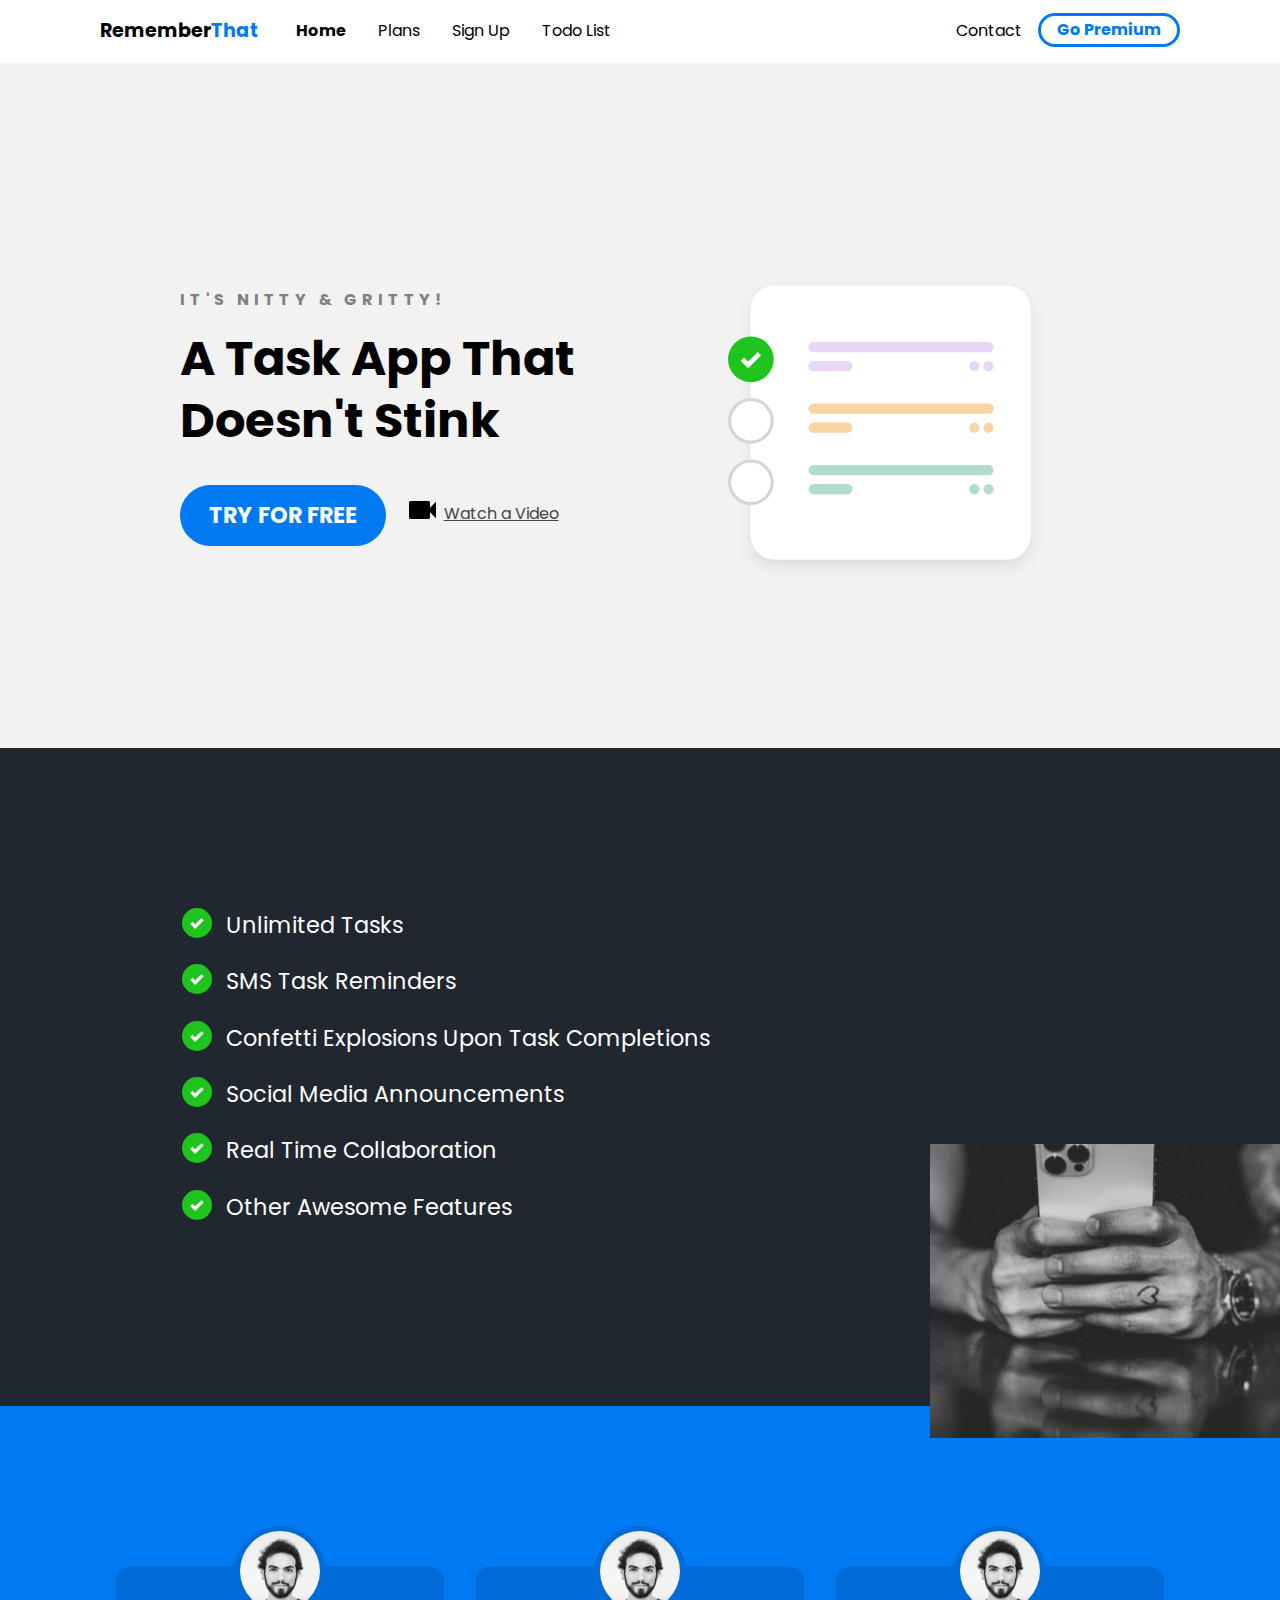
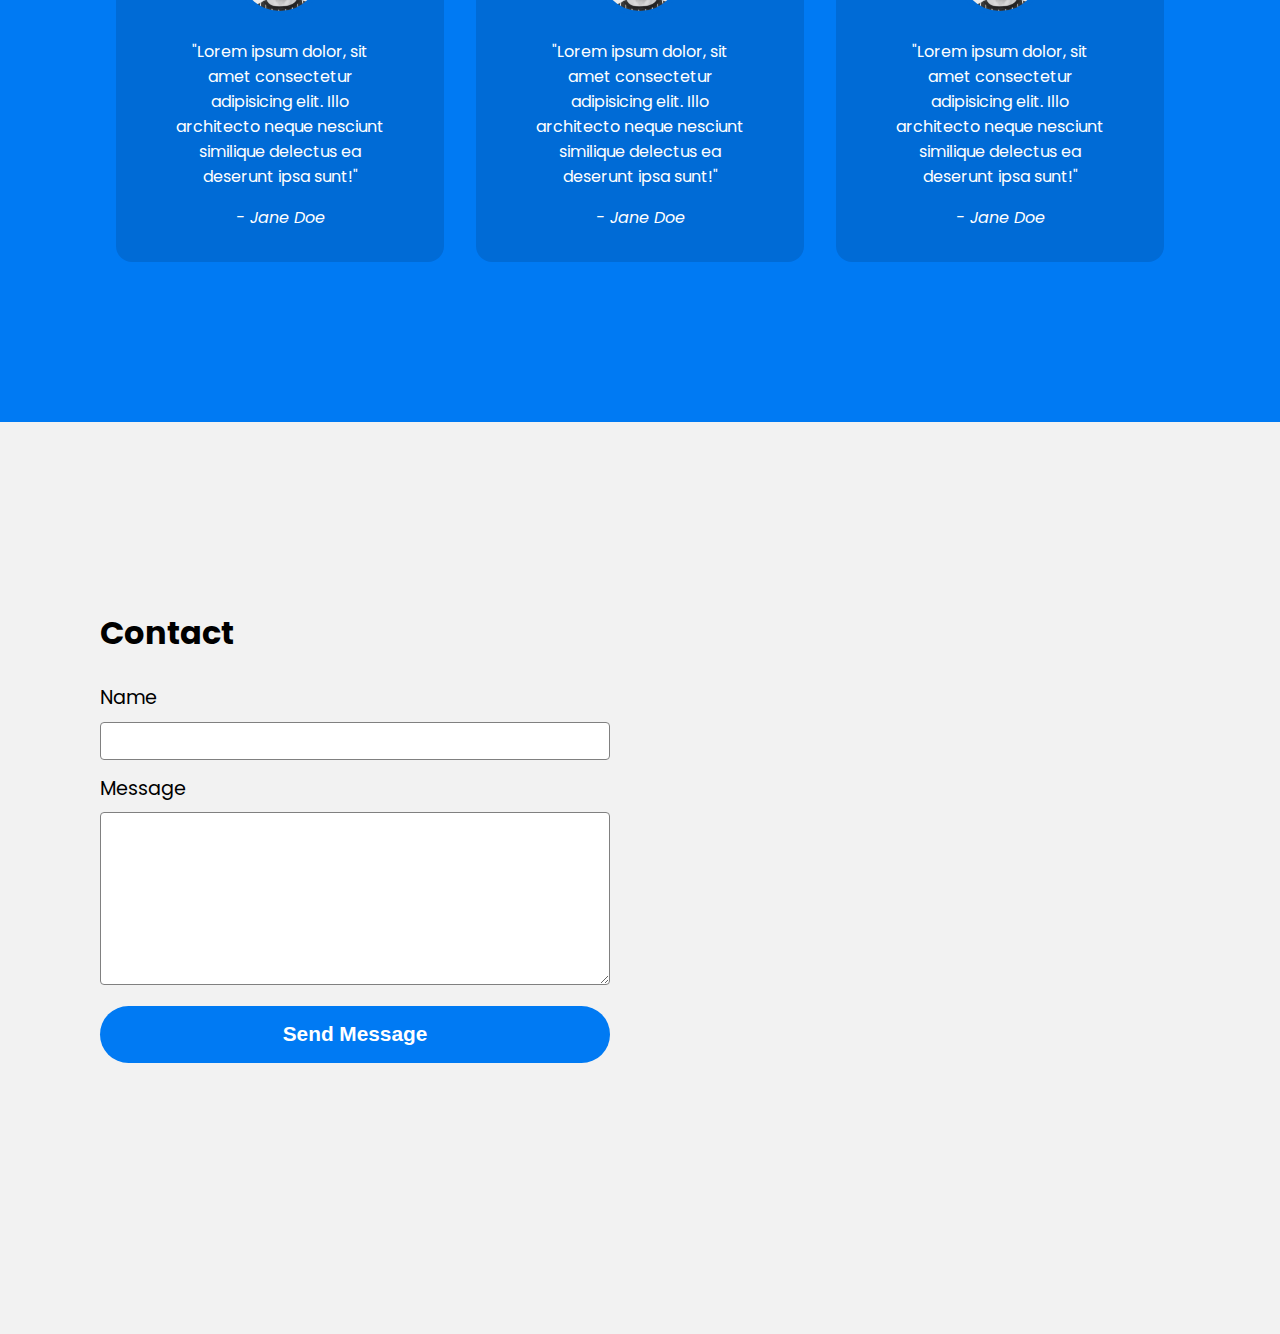
<file: index.html>
<!DOCTYPE html>
<html lang="en">

    <head>
        <meta charset="UTF-8">
        <meta http-equiv="X-UA-Compatible" content="IE=edge">
        <meta name="viewport" content="width=device-width, initial-scale=1.0">
        <title>RememberThat</title>
        <link rel="shortcut icon" href="./img/pen.png">
        <link rel="stylesheet" href="./CSS/main.css">
    </head>
    
    <body>
        <div class="navbar">
            <div class="container">
                <a class="logo" href="./">Remember<span>That</span></a>

                <img id="mobile-cta" class="mobile-menu" src="img/menu.svg" alt="Open Navigation">

                <nav>

                    <img id="mobile-exit" class="mobile-menu-exit" src="img/exit.svg" alt="Close Navigation">

                    <ul class="primary-nav">
                        <li class="current"><a href="./">Home</a></li>
                        <!-- <li><a href="./pages/features.html">Features</a></li> -->
                        <li><a href="./pages/Premium/premium.html">Plans</a></li>
                        <li><a href="./pages/Registration/registration.html">Sign Up</a></li>
                        <li><a href="./pages/TodoList/todoList.html">Todo List</a></li>
                    </ul>

                    <ul class="secondary-nav">
                        <li><a href="./pages/Contact/contact.html">Contact</a></li>
                        <li class="go-premium-cta"><a href="./pages/Premium/premium.html">Go Premium</a></li>
                    </ul>

                </nav>

            </div>
        </div>

        <section class="hero">
            <div class="container">
                <div class="left-col">

                    <p class="subhead">It's Nitty &amp; Gritty!</p>

                    <h1>A Task App That Doesn't Stink</h1>

                    <div class="hero-cta">
                        <button onclick="window.location.href='./pages/Registration/registration.html'" class="primary-cta">Try For Free</button>
                        <a href="https://youtu.be/oPo2X1RJn9M" class="watch-video-cta">
                            <img src="img/watch.svg" alt="Watch A Video">Watch a Video
                        </a>
                    </div>

                </div>

                <img class="hero-img" src="img/illustration.svg" alt="Illustration">

            </div>
        </section>

        <section class="features-section">
            <div class="container">
                <ul class="features-list">
                    <li>Unlimited Tasks</li>
                    <li>SMS Task Reminders</li>
                    <li>Confetti Explosions Upon Task Completions</li>
                    <li>Social Media Announcements</li>
                    <li>Real Time Collaboration</li>
                    <li>Other Awesome Features</li>
                </ul>

                <img src="img/holding-phone.jpg" alt="Man Holding phone">

            </div>
        </section>

        <section class="testimonials-section">
            <div class="container">
                <ul>
                    <li>
                        <img src="img/person.jpg" alt="Person">

                        <blockquote>"Lorem ipsum dolor, sit amet consectetur adipisicing elit. Illo architecto neque nesciunt similique delectus ea deserunt ipsa sunt!"</blockquote>
                        <cite>- Jane Doe</cite>

                    </li>

                    <li>
                        <img src="img/person.jpg" alt="Person">

                        <blockquote>"Lorem ipsum dolor, sit amet consectetur adipisicing elit. Illo architecto neque nesciunt similique delectus ea deserunt ipsa sunt!"</blockquote>
                        <cite>- Jane Doe</cite>

                    </li>

                    <li>
                        <img src="img/person.jpg" alt="Person">

                        <blockquote>"Lorem ipsum dolor, sit amet consectetur adipisicing elit. Illo architecto neque nesciunt similique delectus ea deserunt ipsa sunt!"</blockquote>
                        <cite>- Jane Doe</cite>

                    </li>

                </ul>
            </div>
        </section>

        <section class="contact-section">
            <div class="container">
                
                <div class="contact-left">
                    <h2>Contact</h2>

                    <form>
                        
                        <label for="name">Name</label>
                        <input type="text" name="name" id="name" autocomplete="off">

                        <label for="message">Message</label>
                        <textarea name="message" id="message" cols="30" rows="10"></textarea>

                        <input id="submit-btn" type="submit" class="send-message-cta" value="Send Message">

                    </form>

                </div>

                <div class="contact-right">
                    <iframe src="https://www.google.com/maps/embed?pb=!1m18!1m12!1m3!1d3344.370086124347!2d-96.77966498496313!3d33.046722280891444!2m3!1f0!2f0!3f0!3m2!1i1024!2i768!4f13.1!3m3!1m2!1s0x864c22ee7d7efcf7%3A0x99470889ac05963!2sPreston%20Meadow%20Park!5e0!3m2!1sen!2sus!4v1621201905031!5m2!1sen!2sus" width="600" height="450" style="border:0;" allowfullscreen="" loading="lazy"></iframe>
                </div>

            </div>
        </section>

        <script src="./script.js"/>
        
    </body>

</html>
</file>
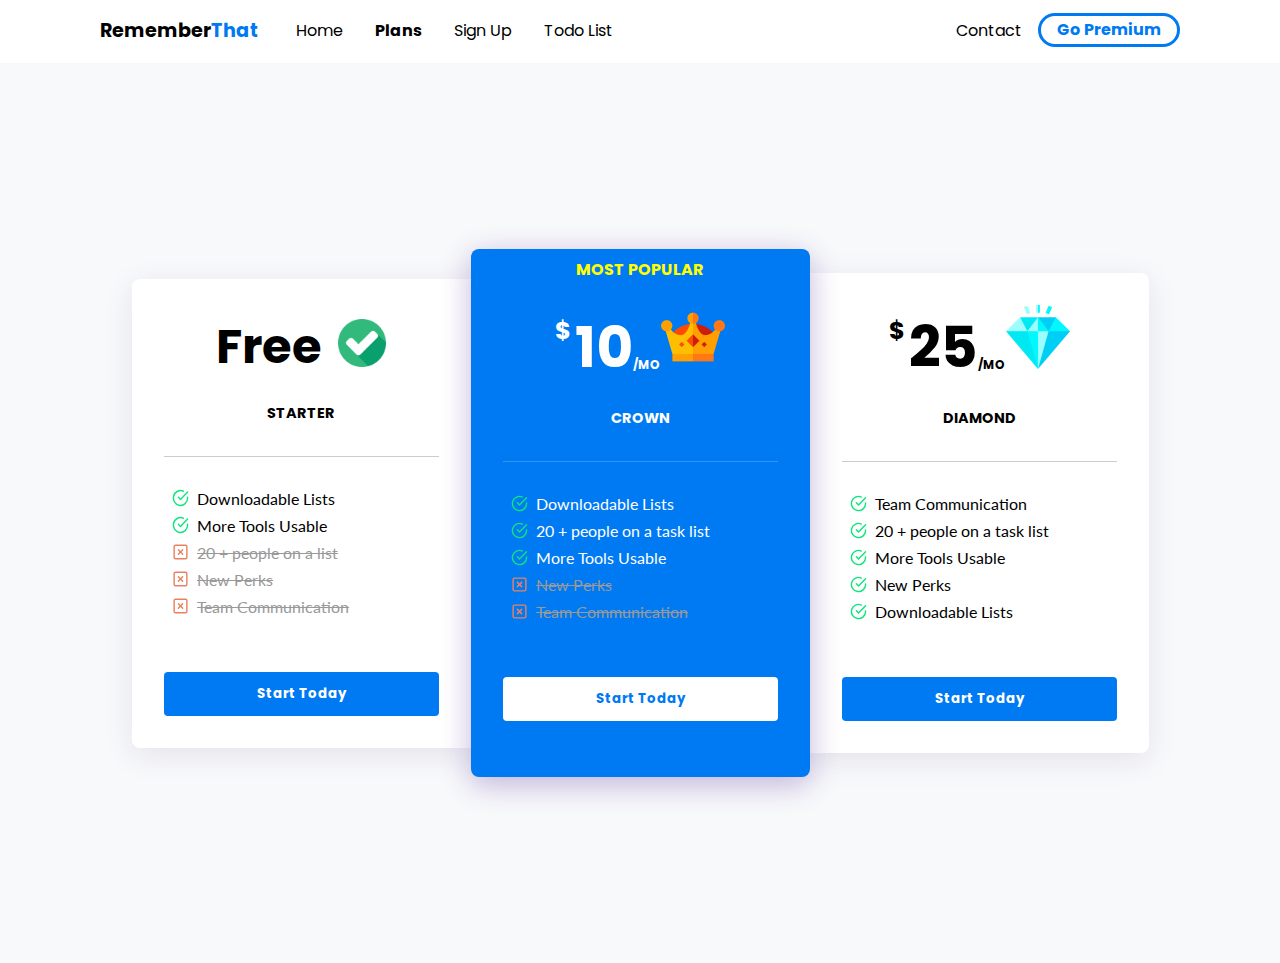
<file: pages/Premium/premium.html>
<!DOCTYPE html>
<html lang="en">

<head>
    <meta charset="UTF-8">
    <meta http-equiv="X-UA-Compatible" content="IE=edge">
    <meta name="viewport" content="width=device-width, initial-scale=1.0">
    <title>RememberThat</title>
    <link rel="shortcut icon" href="../../img/pen.png">
    <link rel="stylesheet" href="./premium.css">
</head>

<body>

    <div class="navbar">
        <div class="container">
            <a class="logo" href="../../">Remember<span>That</span></a>

            <img id="mobile-cta" class="mobile-menu" src="../../img/menu.svg" alt="Open Navigation">

            <nav>

                <img id="mobile-exit" class="mobile-menu-exit" src="../../img/exit.svg" alt="Close Navigation">

                <ul class="primary-nav">
                    <li><a href="../../">Home</a></li>
                    <!-- <li><a href="./pages/features.html">Features</a></li> -->
                    <li class="current"><a href="./premium.html">Plans</a></li>
                    <li><a href="../Registration/registration.html">Sign Up</a></li>
                    <li><a href="../TodoList/todoList.html">Todo List</a></li>
                </ul>

                <ul class="secondary-nav">
                    <li><a href="../Contact/contact.html">Contact</a></li>
                    <li class="go-premium-cta"><a href="./Premium.html">Go Premium</a></li>
                </ul>

            </nav>

        </div>
    </div>

    <section class="price-comparison">

        <div class="price-column">

            <div class="price-header">

                <div class="price-free">
                    Free
                    <div class="plan-icon-checked">
                        <img src="../../img/checked.png">
                    </div>

                </div>

                <div class="plan-name">Starter</div>

            </div>

            <div class="divider"></div>

            <div class="feature">
                <img src="../../img/check-circle.svg">

                Downloadable Lists
            </div>

            <div class="feature">
                <img src="../../img/check-circle.svg">

                More Tools Usable
            </div>

            <div class="feature inactive">
                <img src="../../img/x-square.svg">

                20 + people on a list
            </div>

            <div class="feature inactive">
                <img src="../../img/x-square.svg">

                New Perks
            </div>

            <div class="feature inactive">
                <img src="../../img/x-square.svg">

                Team Communication
            </div>

            <button class="cta">Start Today</button>

        </div>

        <div class="price-column best-seller">

            <div class="most-popular">Most Popular</div>

            <div class="price-header">

                <div class="price">

                    <div class="dollar-sign">$</div>
                    10
                    <div class="per-month">/mo</div>

                    <div class="plan-icon">
                        <img src="../../img/crowns.png">
                    </div>

                </div>

                <div class="plan-name">Crown</div>

            </div>

            <div class="divider"></div>

            <div class="feature">
                <img src="../../img/check-circle.svg">

                Downloadable Lists
            </div>

            <div class="feature">
                <img src="../../img/check-circle.svg">

                20 + people on a task list
            </div>

            <div class="feature">
                <img src="../../img/check-circle.svg">

                More Tools Usable
            </div>

            <div class="feature inactive">
                <img src="../../img/x-square.svg">

                New Perks
            </div>

            <div class="feature inactive">
                <img src="../../img/x-square.svg">

                Team Communication
            </div>

            <button class="cta">Start Today</button>

        </div>

        <div class="price-column">

            <div class="price-header">

                <div class="price">

                    <div class="dollar-sign">$</div>
                    25
                    <div class="per-month">/mo</div>

                    <div class="plan-icon">
                        <img src="../../img/diamond.png">
                    </div>

                </div>

                <div class="plan-name">Diamond</div>

            </div>

            <div class="divider"></div>

            <div class="feature">
                <img src="../../img/check-circle.svg">

                Team Communication
            </div>

            <div class="feature">
                <img src="../../img/check-circle.svg">

                20 + people on a task list
            </div>

            <div class="feature">
                <img src="../../img/check-circle.svg">

                More Tools Usable
            </div>

            <div class="feature">
                <img src="../../img/check-circle.svg">

                New Perks
            </div>

            <div class="feature">
                <img src="../../img/check-circle.svg">

                Downloadable Lists
            </div>

            <button class="cta">Start Today</button>

        </div>

    </section>

    <script src="../../script.js"></script>

</body>

</html>
</file>
<file: CSS/main.css>
@import url("https://fonts.googleapis.com/css2?family=Poppins:wght@400;700&display=swap");
:root {
  --primary-color: #007AF3;
}

body {
  background-color: #F2F2F2;
  margin: 0;
  font-family: 'Poppins', sans-serif;
}

.navbar {
  background: white;
  padding: 1em;
}

.navbar .logo {
  text-decoration: none;
  font-weight: bold;
  color: black;
  font-size: 1.2em;
  transition: 100ms;
}

.logo {
  transition: 100ms;
  transform: scale(1);
}

.logo:hover, .logo:focus {
  transform: scale(1.1);
}

.navbar .logo span {
  color: var(--primary-color);
}

.navbar nav {
  display: none;
}

.navbar .container {
  display: -webkit-box;
  display: -ms-flexbox;
  display: flex;
  place-content: space-between;
}

.navbar .mobile-menu {
  cursor: pointer;
}

a {
  color: #444444;
}

ul {
  list-style-type: none;
  margin: 0;
  padding: 0;
}

section {
  padding: 5em 2em;
}

.hero {
  text-align: center;
}

.left-col .subhead {
  text-transform: uppercase;
  font-weight: bold;
  color: gray;
  letter-spacing: .3em;
}

.left-col h1 {
  font-size: 2.5em;
  line-height: 1.3em;
  margin-top: .2em;
}

.left-col .primary-cta {
  background: var(--primary-color);
  color: white;
  text-decoration: none;
  padding: .6em 1.3em;
  font-size: 1.4em;
  border-radius: 5em;
  font-weight: bold;
  display: inline-block;
  text-transform: uppercase;
}

.left-col .watch-video-cta {
  display: block;
  margin-top: 1em;
}

.left-col .watch-video-cta img {
  margin-right: .5em;
}

.hero-img {
  width: 70%;
  margin-top: 3em;
}

section.features-section {
  background: #20272E;
  color: white;
}

ul.features-list {
  margin: 0;
  padding-left: .1em;
  display: -ms-grid;
  display: grid;
  -ms-grid-columns: (minmax(19rem, 1fr))[auto-fit];
      grid-template-columns: repeat(auto-fit, minmax(19rem, 1fr));
}

ul.features-list li {
  font-size: 1.1em;
  margin-bottom: 1em;
  margin-left: 2em;
  position: relative;
}

ul.features-list li:before {
  content: '';
  left: -2em;
  position: absolute;
  width: 20px;
  height: 20px;
  background-image: url("../img/bullet.svg");
  background-size: contain;
  margin-right: .5em;
}

.features-section img {
  display: none;
}

.testimonials-section {
  background: var(--primary-color);
  color: white;
}

.testimonials-section li {
  background: #006BD6;
  text-align: center;
  padding: 2em 1em;
  width: 80%;
  margin: 0 auto 5em auto;
  border-radius: 1em;
}

.testimonials-section li img {
  width: 5em;
  height: 5em;
  border: 5px solid #006BD6;
  border-radius: 50%;
  margin-top: -4.5em;
}

h2 {
  font-size: 2em;
}

label {
  display: block;
  font-size: 1.2em;
  margin-bottom: .5em;
}

input, textarea {
  width: 100%;
  padding: .8em;
  margin-bottom: 1em;
  border-radius: .3em;
  border: 1px solid gray;
  -webkit-box-sizing: border-box;
          box-sizing: border-box;
}

input[type=submit] {
  background-color: var(--primary-color);
  color: white;
  font-weight: bold;
  font-size: 1.3em;
  border: none;
  margin-bottom: 5em;
  border-radius: 5em;
  display: inline-block;
  padding: .8em 2em;
  cursor: pointer;
}

input[type=button] {
  cursor: pointer;
}

iframe {
  width: 100%;
  height: 300px;
}

nav.menu-btn {
  display: block;
}

nav {
  position: fixed;
  z-index: 999;
  width: 66%;
  right: 0;
  top: 0;
  background: #20272E;
  height: 100vh;
  padding: 1em;
}

nav ul.primary-nav {
  margin-top: 5em;
}

nav li a {
  color: white;
  text-decoration: none;
  display: block;
  padding: 1.3em;
  text-align: right;
}

nav li a:hover {
  font-weight: bold;
}

.mobile-menu-exit {
  float: right;
  margin: .5em;
  cursor: pointer;
}

@media only screen and (min-width: 768px) {
  .mobile-menu, .mobile-menu-exit {
    display: none;
  }
  .navbar .container {
    display: -ms-grid;
    display: grid;
    -ms-grid-columns: 180px auto;
        grid-template-columns: 180px auto;
    -webkit-box-pack: unset;
        -ms-flex-pack: unset;
            justify-content: unset;
  }
  .navbar nav {
    display: -webkit-box;
    display: -ms-flexbox;
    display: flex;
    -webkit-box-pack: justify;
        -ms-flex-pack: justify;
            justify-content: space-between;
    background: none;
    position: unset;
    height: auto;
    width: 100%;
    padding: 0;
  }
  .navbar nav ul {
    display: -webkit-box;
    display: -ms-flexbox;
    display: flex;
  }
  .navbar nav a {
    color: black;
    font-size: 1em;
    padding: .1em 1em;
  }
  .navbar nav ul.primary-nav {
    margin: 0;
  }
  .navbar nav li.current a {
    font-weight: bold;
  }
  .navbar nav li.go-premium-cta a {
    color: var(--primary-color);
    border: 3px solid var(--primary-color);
    font-weight: bold;
    border-radius: 5em;
    margin-top: -.2em;
  }
  .navbar nav li.go-premium-cta a:hover {
    background: var(--primary-color);
    color: white;
  }
}

@media only screen and (min-width: 1080px) {
  .container {
    width: 1080px;
    margin: 0 auto;
  }
  section {
    padding: 10em 4em;
  }
  .hero .container {
    display: -webkit-box;
    display: -ms-flexbox;
    display: flex;
    -webkit-box-pack: justify;
        -ms-flex-pack: justify;
            justify-content: space-between;
    text-align: left;
  }
  .hero .container .left-col {
    margin: 3em 3em 0 5em;
  }
  .hero .container .left-col h1 {
    font-size: 3em;
    width: 90%;
  }
  .hero-img {
    width: 30%;
    margin-right: 8em;
  }
  .hero-cta {
    display: -webkit-box;
    display: -ms-flexbox;
    display: flex;
  }
  .primary-cta {
    margin-right: 1em;
    border: none;
    outline: none;
    font-family: 'Poppins', sans-serif;
  }
  .primary-cta:hover{
    transform: scale(1.1);
    cursor: pointer;
  }
  ul.features-list {
    display: block;
    margin-left: 5em;
  }
  ul.features-list li {
    font-size: 1.4em;
  }
  ul.features-list li:before {
    width: 30px;
    height: 30px;
  }
  .features-section {
    position: relative;
  }
  .features-section img {
    display: block;
    position: absolute;
    right: 0;
    width: 350px;
    bottom: -2em;
  }
  .testimonials-section ul {
    display: -webkit-box;
    display: -ms-flexbox;
    display: flex;
  }
  .testimonials-section ul li {
    margin: 0 1em;
  }
  .contact-section {
    position: relative;
  }
  .contact-section .container {
    display: -webkit-box;
    display: -ms-flexbox;
    display: flex;
  }
  .contact-right {
    position: absolute;
    right: 0;
    top: 0;
    width: 45%;
    height: 100%;
  }
  .contact-right iframe {
    height: 100%;
  }
}

@media only screen and (min-width: 1450px) {
  .features-section:before {
    content: '';
    position: absolute;
    width: 10%;
    height: 20em;
    background: var(--primary-color);
    left: 0%;
    top: -4em;
  }
  .features-section:after {
    content: '';
    position: absolute;
    width: 200px;
    height: 20em;
    background: url("../img/dots.svg") no-repeat;
    left: 4.5em;
    top: 2em;
  }
}
</file>
<file: pages/Premium/premium.css>
@import url("https://fonts.googleapis.com/css2?family=Poppins:wght@400;700&display=swap");
@import url("https://fonts.googleapis.com/css2?family=Lato:wght@400&display=swap");
:root {
  --primary-color: #007AF3;
  --heading-font-family: 'Poppins', sans-serif;
  --body-font-family: 'Lato', sans-serif;
}

body {
  margin: 0;
  background-color: #F8F9FB;
  font-family: 'Poppins', sans-serif;
}

/* ////////////////////////////// */

/* PRICE COMPARISON */

/* ////////////////////////////// */

.price-comparison {
  margin: 0;
  padding: 0;
  font-family: var(--body-font-family);
  min-width: 100vh;
  min-height: 100vh;
  display: flex;
  justify-content: center;
  align-items: center;
  font-family: var(--body-font-family);
  width: 100%;
}

.price-column {
  background-color: white;
  box-shadow: 0 7px 30px rgba(52, 31, 97, 0.1);
  padding: 2rem;
  flex-grow: 1;
  flex-basis: 0;
  max-width: 275px;
  border-radius: 8px;
}

.price-column.best-seller {
  position: relative;
  background-color: var(--primary-color);
  box-shadow: 0 7px 30px rgba(60, 13, 135, 0.3);
  color: white;
  margin-top: -1.5rem;
  padding-top: 3.5rem;
  margin-bottom: -1.5rem;
  padding-bottom: 3.5rem;
}

.price-column:first-child {
  border-top-right-radius: 0;
  border-bottom-right-radius: 0;
}

.price-column:last-child {
  border-top-left-radius: 0;
  border-bottom-left-radius: 0;
}

.price-header {
  display: flex;
  flex-direction: column;
  align-items: center;
  font-family: var(--heading-font-family);
  font-weight: bold;
}

.price {
  font-size: 3.5rem;
  display: flex;
}

.dollar-sign {
  font-size: 1.5rem;
  margin-top: .5rem;
  margin-right: .25rem;
}

.per-month {
  font-size: .75rem;
  align-self: flex-end;
  margin-bottom: 1.1rem;
  text-transform: uppercase;
}

.plan-name {
  text-transform: uppercase;
  font-size: .9rem;
  margin-top: 1rem;
  margin-bottom: 0;
}

.divider {
  height: 1px;
  width: 100%;
  background-color: rgba(0, 0, 0, .2);
  margin-top: 2rem;
  margin-bottom: 2rem;
}

.price-column.best-seller .divider {
  background-color: rgba(255, 255, 255, .2);
}

.feature {
  display: flex;
  align-items: center;
  margin: .5rem;
}

.feature img {
  height: 1.1em;
  width: 1.1em;
  margin-right: .5rem;
}

.feature.inactive {
  color: #999;
  text-decoration-line: line-through;
}

.most-popular {
  position: absolute;
  top: .5rem;
  left: .5rem;
  right: .5rem;
  text-align: center;
  text-transform: uppercase;
  font-weight: bold;
  font-family: var(--heading-font-family);
  color: yellow;
}

.plan-icon img {
  width: 4rem
}

.plan-icon-checked img {
  width: 3rem;
  padding-left: 1rem;
  padding-top: 0.5rem;
}

.price-free {
  font-size: 3rem;
  display: flex;
}

.cta {
  border: none;
  background-color: var(--primary-color);
  color: white;
  width: 100%;
  padding: .75rem 1rem;
  cursor: pointer;
  font-family: var(--heading-font-family);
  font-weight: bold;
  border-radius: 4px;
  margin-top: 3rem;
  transition: 100ms;
  transform: scale(1);
}

.price-column.best-seller .cta {
  background-color: white;
  color: var(--primary-color);
}

.cta:hover, .cta:focus {
  transform: scale(1.1);
}

/* ////////////////////////////// */

/* NAVBAR */

/* ////////////////////////////// */

.navbar {
  background: white;
  padding: 1em;
}

.navbar .logo {
  text-decoration: none;
  font-weight: bold;
  color: black;
  font-size: 1.2em;
}

.navbar .logo span {
  color: var(--primary-color);
}

.logo {
  transition: 100ms;
  transform: scale(1);
}

.logo:hover, .logo:focus {
  transform: scale(1.1);
}

.navbar nav {
  display: none;
}

.navbar .container {
  display: -webkit-box;
  display: -ms-flexbox;
  display: flex;
  place-content: space-between;
}

.navbar .mobile-menu {
  cursor: pointer;
}

a {
  color: #444444;
}

ul {
  list-style-type: none;
  margin: 0;
  padding: 0;
}

section {
  padding: 5em 2em;
}

nav.menu-btn {
  display: block;
}

nav {
  position: fixed;
  z-index: 999;
  width: 66%;
  right: 0;
  top: 0;
  background: #20272E;
  height: 100vh;
  padding: 1em;
}

nav ul.primary-nav {
  margin-top: 5em;
}

nav li a {
  color: white;
  text-decoration: none;
  display: block;
  padding: 1.3em;
  text-align: right;
}

nav li a:hover {
  font-weight: bold;
}

.mobile-menu-exit {
  float: right;
  margin: .5em;
  cursor: pointer;
}

@media only screen and (min-width: 768px) {
  .mobile-menu, .mobile-menu-exit {
    display: none;
  }
  .navbar .container {
    display: -ms-grid;
    display: grid;
    -ms-grid-columns: 180px auto;
    grid-template-columns: 180px auto;
    -webkit-box-pack: unset;
    -ms-flex-pack: unset;
    justify-content: unset;
  }
  .navbar nav {
    display: -webkit-box;
    display: -ms-flexbox;
    display: flex;
    -webkit-box-pack: justify;
    -ms-flex-pack: justify;
    justify-content: space-between;
    background: none;
    position: unset;
    height: auto;
    width: 100%;
    padding: 0;
  }
  .navbar nav ul {
    display: -webkit-box;
    display: -ms-flexbox;
    display: flex;
  }
  .navbar nav a {
    color: black;
    font-size: 1em;
    padding: .1em 1em;
  }
  .navbar nav ul.primary-nav {
    margin: 0;
  }
  .navbar nav li.current a {
    font-weight: bold;
  }
  .navbar nav li.go-premium-cta a {
    color: var(--primary-color);
    border: 3px solid var(--primary-color);
    font-weight: bold;
    border-radius: 5em;
    margin-top: -.2em;
  }
  .navbar nav li.go-premium-cta a:hover {
    background: var(--primary-color);
    color: white;
  }
}

@media only screen and (min-width: 1080px) {
  .container {
    width: 1080px;
    margin: 0 auto;
  }
}
</file>
